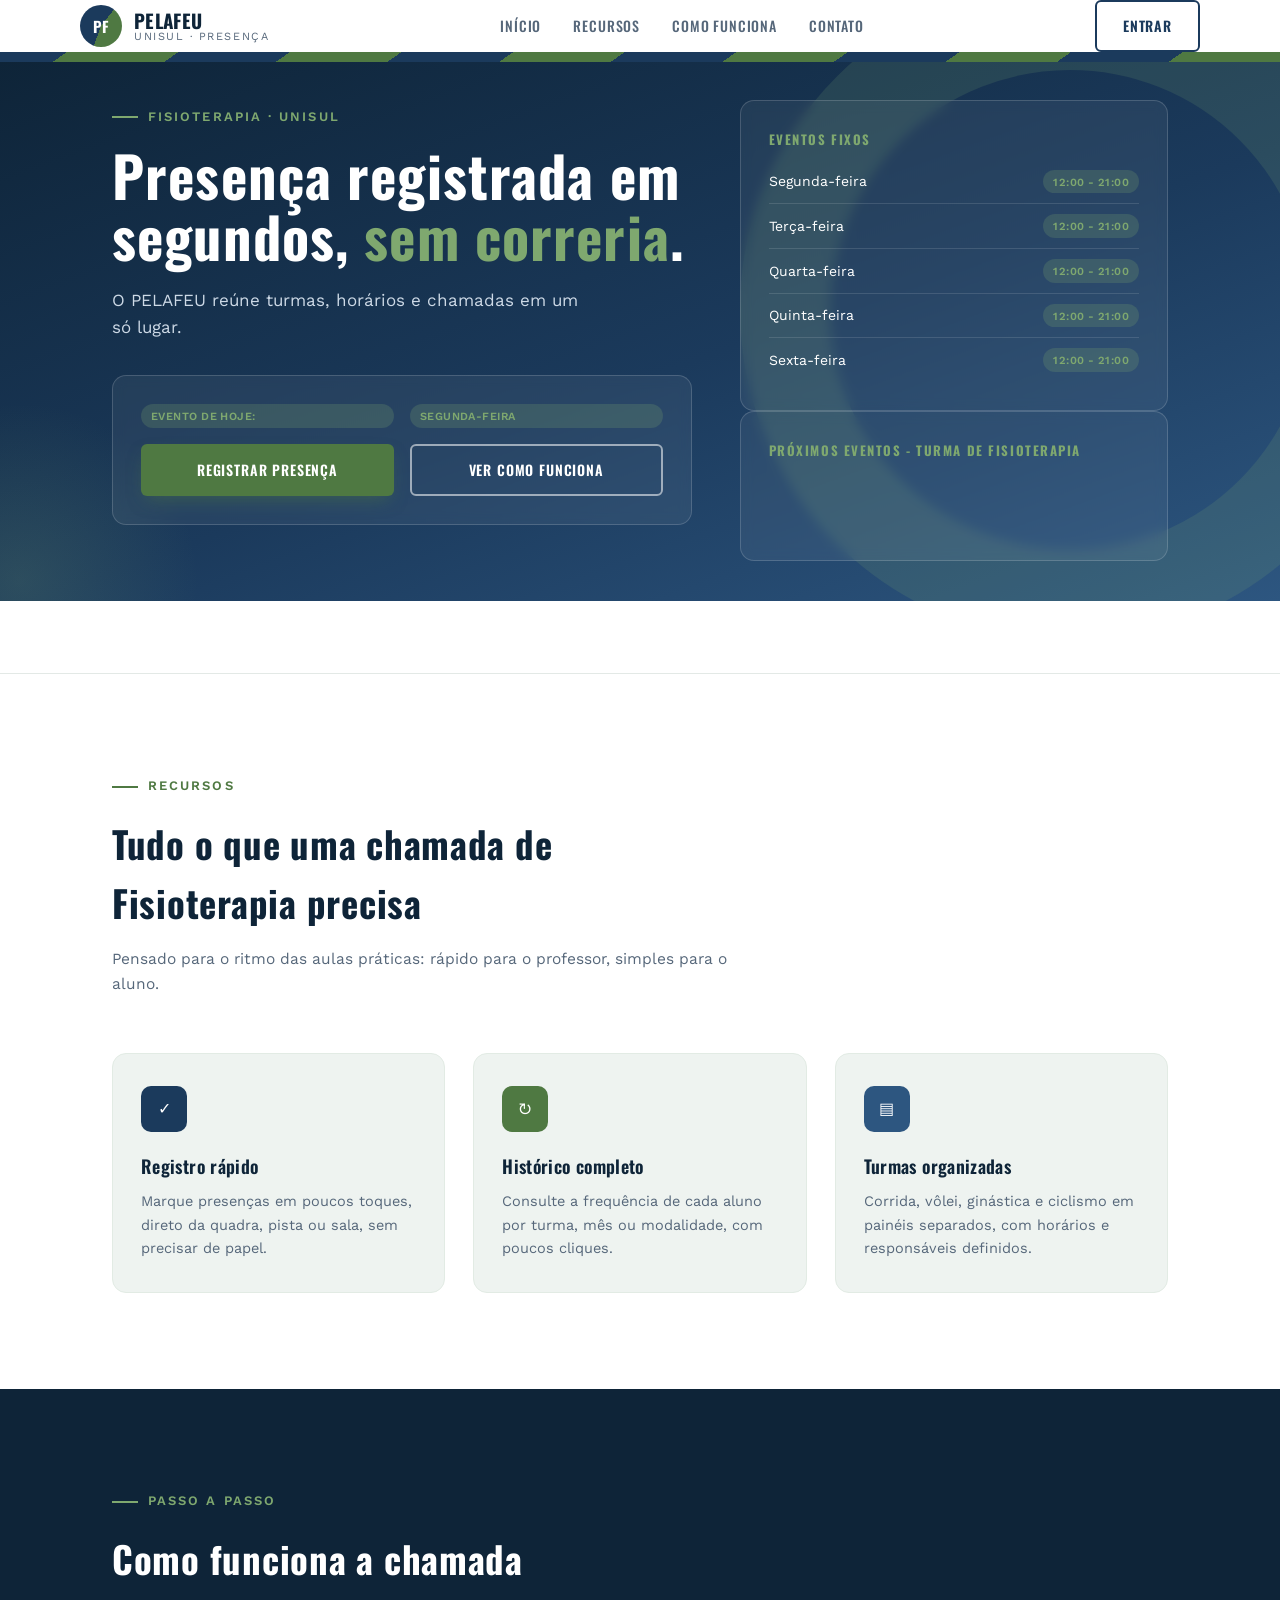
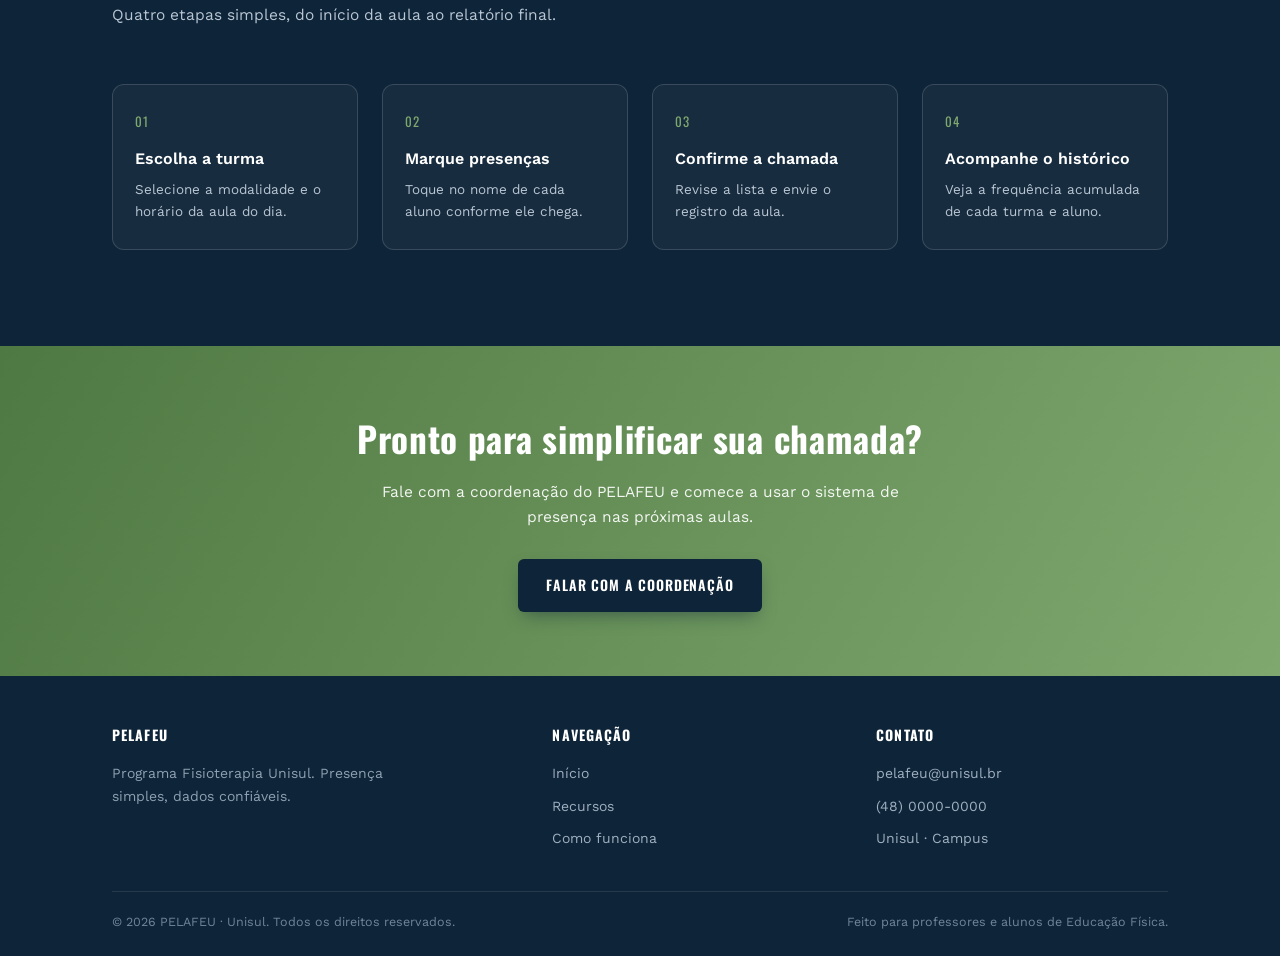
<file: src/main/resources/html/index.html>
<!DOCTYPE html>
<html lang="pt-BR">
<head>
<meta charset="UTF-8">
<meta name="viewport" content="width=device-width, initial-scale=1.0">
<title>PELAFEU · Lista de Presença</title>
<link rel="preconnect" href="https://fonts.googleapis.com">
<link rel="preconnect" href="https://fonts.gstatic.com" crossorigin>
<link href="https://fonts.googleapis.com/css2?family=Oswald:wght@400;500;600;700&family=Work+Sans:wght@400;500;600&display=swap" rel="stylesheet">
<link rel="stylesheet" href="/src/main/resources/css/index.css">
</head>
<body>

  <header>
    <div class="header-inner">
      <div class="brand">
        <div class="brand-mark">PF</div>
        <div class="brand-text">
          <strong>PELAFEU</strong>
          <span>Unisul · Presença</span>
        </div>
      </div>
      <nav class="nav">
        <a href="#inicio">Início</a>
        <a href="#recursos">Recursos</a>
        <a href="#como-funciona">Como funciona</a>
        <a href="#contato">Contato</a>
      </nav>
      <a href="#" class="btn btn-outline">Entrar</a>
    </div>
    <div class="lanes"></div>
  </header>

  <section class="hero" id="inicio">
        <div class="container hero-inner">
        <div>
            <span class="eyebrow">Fisioterapia · Unisul</span>
            <h1>Presença registrada em segundos, <em>sem correria</em>.</h1>
            <p class="lead">O PELAFEU reúne turmas, horários e chamadas em um só lugar.</p>
            <!--Marcação da data do evento á confirmar-->
            
            <div class="hero-actions">
                <span class="pill pill-ok">Evento de hoje: </span> 
                <span class="pill pill-ok">Segunda-feira</span> 
            <a href="#" class="btn btn-primary">Registrar presença</a>
            <a href="#recursos" class="btn btn-ghost">Ver como funciona</a>
            </div>
        </div>

        <div id="hero-card-eventos">

            <div class="hero-card">
                <h3>Eventos fixos</h3>
                    <div class="mini-row">
                        <span>Segunda-feira</span>
                        <span class="pill pill-ok">12:00 - 21:00</span>
                </div>
                <div class="mini-row">
                        <span>Terça-feira</span>
                        <span class="pill pill-ok">12:00 - 21:00</span>
                </div>
                <div class="mini-row">
                        <span>Quarta-feira</span>
                        <span class="pill pill-ok">12:00 - 21:00</span>
                </div>
                <div class="mini-row">
                        <span>Quinta-feira</span>
                        <span class="pill pill-ok">12:00 - 21:00</span>
                </div>
                <div class="mini-row">
                        <span>Sexta-feira</span>
                        <span class="pill pill-ok">12:00 - 21:00</span>
                </div>
            </div>
        
            <!--Espelho dos eventos extras criados-->
            <div class="hero-card" id="novos-eventos">
                <h3>Próximos eventos - Turma de Fisioterapia</h3>
                
            </div>
        </div>

    </div>
  </section>

  <section class="stats">
    <div class="container stats-inner">
      
    </div>
  </section>

  <section class="section" id="recursos">
    <div class="container">
      <div class="section-head">
        <span class="eyebrow">Recursos</span>
        <h2>Tudo o que uma chamada de Fisioterapia precisa</h2>
        <p>Pensado para o ritmo das aulas práticas: rápido para o professor, simples para o aluno.</p>
      </div>
      <div class="grid-3">
        <div class="feature">
          <div class="feature-icon">✓</div>
          <h3>Registro rápido</h3>
          <p>Marque presenças em poucos toques, direto da quadra, pista ou sala, sem precisar de papel.</p>
        </div>
        <div class="feature">
          <div class="feature-icon">↻</div>
          <h3>Histórico completo</h3>
          <p>Consulte a frequência de cada aluno por turma, mês ou modalidade, com poucos cliques.</p>
        </div>
        <div class="feature">
          <div class="feature-icon">▤</div>
          <h3>Turmas organizadas</h3>
          <p>Corrida, vôlei, ginástica e ciclismo em painéis separados, com horários e responsáveis definidos.</p>
        </div>
      </div>
    </div>
  </section>

  <section class="how" id="como-funciona">
    <div class="container">
      <div class="section-head">
        <span class="eyebrow">Passo a passo</span>
        <h2>Como funciona a chamada</h2>
        <p>Quatro etapas simples, do início da aula ao relatório final.</p>
      </div>
      <div class="steps">
        <div class="step">
          <div class="step-index">01</div>
          <h4>Escolha a turma</h4>
          <p>Selecione a modalidade e o horário da aula do dia.</p>
        </div>
        <div class="step">
          <div class="step-index">02</div>
          <h4>Marque presenças</h4>
          <p>Toque no nome de cada aluno conforme ele chega.</p>
        </div>
        <div class="step">
          <div class="step-index">03</div>
          <h4>Confirme a chamada</h4>
          <p>Revise a lista e envie o registro da aula.</p>
        </div>
        <div class="step">
          <div class="step-index">04</div>
          <h4>Acompanhe o histórico</h4>
          <p>Veja a frequência acumulada de cada turma e aluno.</p>
        </div>
      </div>
    </div>
  </section>

  <section class="cta" id="contato">
    <div class="container">
      <h2>Pronto para simplificar sua chamada?</h2>
      <p>Fale com a coordenação do PELAFEU e comece a usar o sistema de presença nas próximas aulas.</p>
      <a href="#" class="btn btn-primary">Falar com a coordenação</a>
    </div>
  </section>

  <footer>
    <div class="container">
      <div class="footer-inner">
        <div class="footer-brand">
          <h4>PELAFEU</h4>
          <p>Programa Fisioterapia Unisul. Presença simples, dados confiáveis.</p>
        </div>
        <div>
          <h4>Navegação</h4>
          <ul>
            <li><a href="#inicio">Início</a></li>
            <li><a href="#recursos">Recursos</a></li>
            <li><a href="#como-funciona">Como funciona</a></li>
          </ul>
        </div>
        <div>
          <h4>Contato</h4>
          <ul>
            <li><a href="mailto:pelafeu@unisul.br">pelafeu@unisul.br</a></li>
            <li><a href="#">(48) 0000-0000</a></li>
            <li><a href="#">Unisul · Campus</a></li>
          </ul>
        </div>
      </div>
      <div class="footer-bottom">
        <span>© 2026 PELAFEU · Unisul. Todos os direitos reservados.</span>
        <span>Feito para professores e alunos de Educação Física.</span>
      </div>
    </div>
  </footer>

</body>
</html>
</file>
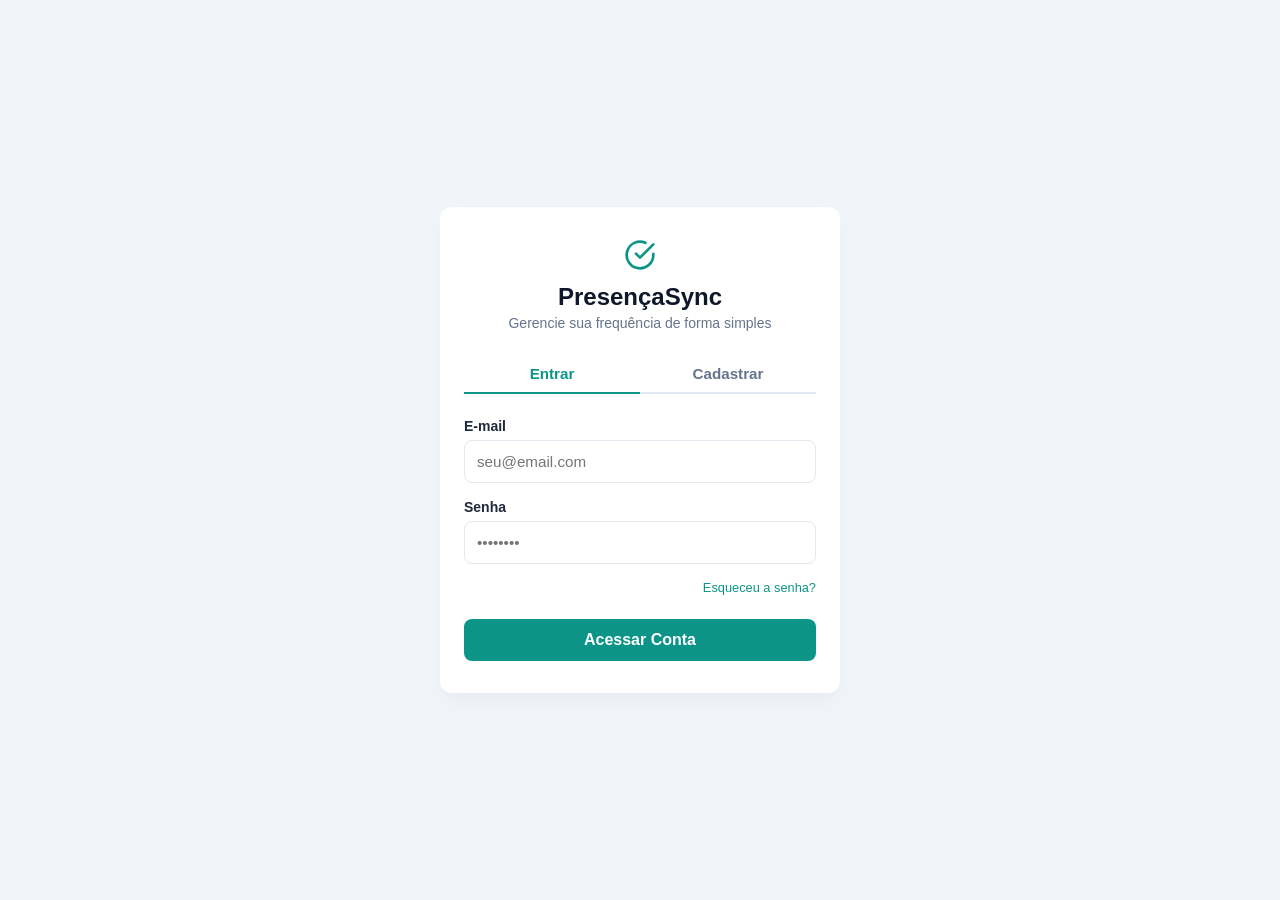
<file: src/main/resources/html/cadastro.html>
<!DOCTYPE html>
<html lang="pt-br">
<head>
    <meta charset="UTF-8">
    <meta name="viewport" content="width=device-width, initial-scale=1.0">
    <link rel="stylesheet" href="/src/main/resources/css/cadastro.css">
    <script src="/src/main/resources/js/cadastro.js"></script>
    <title>Document</title>
</head>
<body>
    
    <div class="container">
        <!-- Cabeçalho do Card -->
        <div class="card-header">
            <div class="logo">
                <svg xmlns="http://www.w3.org/2000/svg" width="32" height="32" viewBox="0 0 24 24" fill="none" stroke="currentColor" stroke-width="2" stroke-linecap="round" stroke-linejoin="round">
                    <path d="M22 11.08V12a10 10 0 1 1-5.93-9.14"></path>
                    <polyline points="22 4 12 14.01 9 11.01"></polyline>
                </svg>
            </div>
            <h2>PresençaSync</h2>
            <p>Gerencie sua frequência de forma simples</p>
        </div>

        <!-- Abas de Navegação -->
        <div class="tabs">
            <button class="tab-btn active" id="login-tab" type="button" onclick="switchTab('login')">Entrar</button>
            <button class="tab-btn" id="register-tab" type="button" onclick="switchTab('register')">Cadastrar</button>
        </div>

        <!-- Formulário de Login -->
        <form id="login-form" class="form-content active" onsubmit="fazerLogin(event)">
            <div class="input-group">
                <label for="login-email">E-mail</label>
                <input type="email" id="login-email" placeholder="seu@email.com" required>
            </div>

            <div class="input-group">
                <label for="login-password">Senha</label>
                <input type="password" id="login-password" placeholder="••••••••" required>
            </div>

            <div class="form-actions">
                <a href="#" class="forgot-password">Esqueceu a senha?</a>
            </div>

            <button class="submit-btn" id="logar">Acessar Conta</button>
        </form>

        <!-- Formulário de Cadastro -->
        <form id="register-form" class="form-content">
            <div class="input-group">
                <label for="register-name">Nome</label>
                <input type="text" id="register-name" placeholder="Seu nome completo" required>
        
                <label for="register-email">E-mail</label>
                <input type="email" id="register-email" placeholder="seu@email.com" required>
            </div>
        
            <div class="input-group">
                <label for="register-password">Senha</label>
                <input type="password" id="register-password" placeholder="••••••••" required>
            </div>
        
            <div class="input-group">
                <label for="confirm-password">Confirmar Senha</label>
                <input type="password" id="confirm-password" placeholder="••••••••" required>
            </div>
        
            <button type="submit" class="submit-btn">Criar Conta</button>
        </form>
    </div>

</body>
</html>
</file>
<file: src/main/resources/css/index.css>
:root{
    --navy: #1b3a5c;
    --navy-dark: #0e2438;
    --navy-soft: #2d5680;
    --green: #4f7942;
    --green-light: #7fa86f;
    --white: #ffffff;
    --mist: #eef3f0;
    --ink: #17222c;
    --ink-soft: #56677a;
    --lane-w: 64px;
  }

  *{ box-sizing: border-box; margin:0; padding:0; }

  html{ scroll-behavior: smooth; }

  body{
    font-family: 'Work Sans', sans-serif;
    color: var(--ink);
    background: var(--white);
    line-height: 1.6;
    -webkit-font-smoothing: antialiased;
  }

  h1, h2, h3, .brand, .btn, .nav a{
    font-family: 'Oswald', sans-serif;
    letter-spacing: 0.02em;
  }

  a{ color: inherit; text-decoration: none; }

  img{ max-width: 100%; display:block; }

  .container{
    width: 100%;
    max-width: 1120px;
    margin: 0 auto;
    padding: 0 32px;
  }

  /* ---------- HEADER ---------- */
  header{
    position: sticky;
    top: 0;
    z-index: 50;
    background: rgba(255,255,255,0.92);
    backdrop-filter: blur(8px);
    border-bottom: 1px solid #e3e9e6;
    height: 60px;
    align-items: center;
  }

  .header-inner{
    display: flex;
    align-items: center;
    justify-content: space-between;
    max-width: 1120px;
    margin: 0 auto;
  }

  .brand{
    display: flex;
    align-items: center;
    gap: 12px;
  }

  .brand-mark{
    width: 42px;
    height: 42px;
    border-radius: 50%;
    background: conic-gradient(from 200deg, var(--navy) 0 55%, var(--green) 55% 100%);
    display: grid;
    place-items: center;
    color: var(--white);
    font-weight: 700;
    font-size: 15px;
  }

  .brand-text{
    display: flex;
    flex-direction: column;
    line-height: 1.1;
  }

  .brand-text strong{
    font-size: 19px;
    font-weight: 700;
    color: var(--navy-dark);
  }

  .brand-text span{
    font-family: 'Work Sans', sans-serif;
    font-size: 11px;
    color: var(--ink-soft);
    letter-spacing: 0.14em;
    text-transform: uppercase;
  }

  .nav{
    display: flex;
    align-items: center;
    gap: 32px;
  }

  .nav a{
    font-size: 14px;
    font-weight: 500;
    color: var(--ink-soft);
    text-transform: uppercase;
    letter-spacing: 0.06em;
    position: relative;
    padding: 6px 0;
    transition: color .2s ease;
  }

  .nav a:hover, .nav a:focus-visible{ color: var(--navy); }

  .nav a::after{
    content: "";
    position: absolute;
    left: 0; bottom: -2px;
    width: 0; height: 2px;
    background: var(--green);
    transition: width .25s ease;
  }

  .nav a:hover::after{ width: 100%; }

  .header-cta{
    display: none;
  }

  .btn{
    display: inline-flex;
    align-items: center;
    justify-content: center;
    gap: 8px;
    padding: 13px 26px;
    font-size: 14px;
    font-weight: 600;
    text-transform: uppercase;
    letter-spacing: 0.06em;
    border-radius: 6px;
    border: 2px solid transparent;
    cursor: pointer;
    transition: transform .18s ease, box-shadow .18s ease, background .18s ease, color .18s ease;
  }

  .btn:hover{ transform: translateY(-2px); }

  .btn-primary{
    background: var(--green);
    color: var(--white);
    box-shadow: 0 8px 18px -6px rgba(79,121,66,0.55);
  }
  .btn-primary:hover{ background: var(--green-light); }

  .btn-outline{
    background: transparent;
    border-color: var(--navy);
    color: var(--navy);
    height: auto;
  }
  .btn-outline:hover{ background: var(--navy); color: var(--white); }

  .btn-ghost{
    background: transparent;
    color: var(--white);
    border-color: rgba(255,255,255,0.55);
  }
  .btn-ghost:hover{ background: rgba(255,255,255,0.14); border-color: var(--white); }

  /* ---------- LANE STRIPES (elemento assinatura) ---------- */
  .lanes{
    height: 10px;
    width: 100%;
    background: repeating-linear-gradient(
      -35deg,
      var(--green) 0 var(--lane-w),
      var(--navy) var(--lane-w) calc(var(--lane-w) * 2)
    );
  }

  /* ---------- HERO ---------- */
  .hero{
    position: relative;
    background: linear-gradient(160deg, var(--navy-dark) 0%, var(--navy) 55%, var(--navy-soft) 100%);
    color: var(--white);
    overflow: hidden;
    padding: 40px 0 40px;
  }

  .hero::before{
    content: "";
    position: absolute;
    right: -120px;
    top: -80px;
    width: 480px;
    height: 480px;
    border-radius: 50%;
    border: 90px solid rgba(127,168,111,0.16);
  }

  .hero::after{
    content: "";
    position: absolute;
    left: -160px;
    bottom: -160px;
    width: 360px;
    height: 360px;
    border-radius: 50%;
    background: radial-gradient(circle, rgba(127,168,111,0.18), transparent 70%);
  }

  .hero-inner{
    position: relative;
    z-index: 2;
    display: grid;
    grid-template-columns: 1.15fr 0.85fr;
    gap: 48px;
    align-items: stretch;
  }

  .eyebrow{
    display: inline-flex;
    align-items: center;
    gap: 10px;
    font-size: 13px;
    font-weight: 600;
    letter-spacing: 0.16em;
    text-transform: uppercase;
    color: var(--green-light);
    margin-bottom: 18px;
  }

  .eyebrow::before{
    content: "";
    width: 26px;
    height: 2px;
    background: var(--green-light);
  }

  .hero h1{
    font-size: clamp(2.4rem, 4.4vw, 3.6rem);
    font-weight: 700;
    line-height: 1.08;
    margin-bottom: 20px;
  }

  .hero h1 em{
    font-style: normal;
    color: var(--green-light);
  }

  .hero p.lead{
    font-family: 'Work Sans', sans-serif;
    font-size: 17px;
    color: #cdd9e6;
    max-width: 480px;
    margin-bottom: 34px;
  }

  .hero-actions{
    display: grid;
    grid-template-columns: 1fr 1fr; /* Cria 2 colunas iguais */
    gap: 16px;
    background: rgba(255,255,255,0.06);
    border: 1px solid rgba(255,255,255,0.16);
    border-radius: 14px;
    padding: 28px;
    backdrop-filter: blur(6px);
    height: 150px;
  }

  .hero-card{
    background: rgba(255,255,255,0.06);
    border: 1px solid rgba(255,255,255,0.16);
    border-radius: 14px;
    padding: 28px;
    backdrop-filter: blur(6px);
  }

  .hero-card h3{
    font-size: 13px;
    text-transform: uppercase;
    letter-spacing: 0.12em;
    color: var(--green-light);
    margin-bottom: 10px;
  }

  #hero-card-eventos{
    display: flex;
    flex-direction: column;
    justify-content: space-between;
  }

  #novos-eventos{
    height: 150px;
  }

  .mini-row{
    display: flex;
    align-items: center;
    justify-content: space-between;
    padding: 10px 0;
    border-bottom: 1px solid rgba(255,255,255,0.12);
    font-size: 14px;
  }
  .mini-row:last-child{ border-bottom: none; }

  .pill{
    font-size: 11px;
    font-weight: 600;
    padding: 4px 10px 2px;
    border-radius: 20px;
    text-transform: uppercase;
    letter-spacing: 0.04em;
  }
  .pill-ok{ background: rgba(127,168,111,0.22); color: var(--green-light); }
  .pill-wait{ background: rgba(255,255,255,0.14); color: #cdd9e6; }

  /* ---------- STATS BAND ---------- */
  .stats{
    background: var(--white);
    border-bottom: 1px solid #e3e9e6;
  }

  .stats-inner{
    display: grid;
    grid-template-columns: repeat(4, 1fr);
    padding: 36px 0;
    text-align: center;
  }

  .stats-inner div + div{ border-left: 1px solid #e6ece9; }

  .stat-num{
    font-family: 'Oswald', sans-serif;
    font-size: 30px;
    font-weight: 700;
    color: var(--navy);
  }

  .stat-label{
    font-size: 12.5px;
    color: var(--ink-soft);
    text-transform: uppercase;
    letter-spacing: 0.06em;
    margin-top: 4px;
  }

  /* ---------- FEATURES ---------- */
  .section{
    padding: 96px 0;
  }

  .section-head{
    max-width: 620px;
    margin-bottom: 56px;
  }

  .section-head .eyebrow{ color: var(--green); }
  .section-head .eyebrow::before{ background: var(--green); }

  .section-head h2{
    font-size: clamp(1.7rem, 3vw, 2.3rem);
    color: var(--navy-dark);
    font-weight: 700;
    margin-bottom: 14px;
  }

  .section-head p{
    color: var(--ink-soft);
    font-size: 15.5px;
  }

  .grid-3{
    display: grid;
    grid-template-columns: repeat(3, 1fr);
    gap: 28px;
  }

  .feature{
    background: var(--mist);
    border: 1px solid #e2ebe4;
    border-radius: 14px;
    padding: 32px 28px;
    transition: transform .2s ease, box-shadow .2s ease;
  }

  .feature:hover{
    transform: translateY(-4px);
    box-shadow: 0 16px 30px -18px rgba(27,58,92,0.35);
  }

  .feature-icon{
    width: 46px;
    height: 46px;
    border-radius: 10px;
    display: grid;
    place-items: center;
    margin-bottom: 20px;
    color: var(--white);
  }

  .feature:nth-child(1) .feature-icon{ background: var(--navy); }
  .feature:nth-child(2) .feature-icon{ background: var(--green); }
  .feature:nth-child(3) .feature-icon{ background: var(--navy-soft); }

  .feature h3{
    font-size: 18px;
    color: var(--navy-dark);
    margin-bottom: 10px;
    font-weight: 600;
  }

  .feature p{
    font-size: 14.5px;
    color: var(--ink-soft);
  }

  /* ---------- COMO FUNCIONA ---------- */
  .how{
    background: var(--navy-dark);
    color: var(--white);
    padding: 96px 0;
    position: relative;
  }

  .how .section-head .eyebrow{ color: var(--green-light); }
  .how .section-head .eyebrow::before{ background: var(--green-light); }
  .how .section-head h2{ color: var(--white); }
  .how .section-head p{ color: #b9c6d4; }

  .steps{
    display: grid;
    grid-template-columns: repeat(4, 1fr);
    gap: 24px;
  }

  .step{
    padding: 26px 22px;
    border: 1px solid rgba(255,255,255,0.14);
    border-radius: 12px;
    background: rgba(255,255,255,0.04);
  }

  .step-index{
    font-family: 'Oswald', sans-serif;
    font-size: 13px;
    color: var(--green-light);
    letter-spacing: 0.1em;
    margin-bottom: 14px;
  }

  .step h4{
    font-size: 16px;
    margin-bottom: 8px;
    font-weight: 600;
  }

  .step p{
    font-size: 13.5px;
    color: #b9c6d4;
  }

  /* ---------- CTA FINAL ---------- */
  .cta{
    background: linear-gradient(120deg, var(--green) 0%, var(--green-light) 100%);
    color: var(--white);
    padding: 64px 0;
    text-align: center;
  }

  .cta h2{
    font-size: clamp(1.6rem, 3vw, 2.2rem);
    margin-bottom: 14px;
    font-weight: 700;
  }

  .cta p{
    max-width: 520px;
    margin: 0 auto 30px;
    color: rgba(255,255,255,0.92);
    font-size: 15.5px;
  }

  .cta .btn-primary{
    background: var(--navy-dark);
    box-shadow: 0 8px 18px -6px rgba(14,36,56,0.5);
  }
  .cta .btn-primary:hover{ background: var(--navy); }

  /* ---------- FOOTER ---------- */
  footer{
    background: var(--navy-dark);
    color: #9fb0c0;
    padding: 48px 0 24px;
    font-size: 14px;
  }

  .footer-inner{
    display: grid;
    grid-template-columns: 1.4fr 1fr 1fr;
    gap: 32px;
    padding-bottom: 32px;
    border-bottom: 1px solid rgba(255,255,255,0.1);
  }

  .footer-inner h4{
    font-family: 'Oswald', sans-serif;
    color: var(--white);
    font-size: 14px;
    text-transform: uppercase;
    letter-spacing: 0.08em;
    margin-bottom: 16px;
  }

  .footer-inner ul{ list-style: none; }
  .footer-inner li{ margin-bottom: 10px; }
  .footer-inner a:hover{ color: var(--green-light); }

  .footer-brand p{
    max-width: 320px;
    margin-top: 12px;
    color: #8ea0b2;
  }

  .footer-bottom{
    display: flex;
    justify-content: space-between;
    align-items: center;
    flex-wrap: wrap;
    gap: 12px;
    padding-top: 20px;
    font-size: 12.5px;
    color: #71859a;
  }

  /* ---------- RESPONSIVE ---------- */
  @media (max-width: 860px){
    .nav{ display: none; }
    .hero-inner{ grid-template-columns: 1fr; }
    .stats-inner{ grid-template-columns: repeat(2, 1fr); gap: 24px 0; }
    .stats-inner div:nth-child(2){ border-left: 1px solid #e6ece9; }
    .stats-inner div:nth-child(3){ border-left: none; }
    .grid-3{ grid-template-columns: 1fr; }
    .steps{ grid-template-columns: repeat(2, 1fr); }
    .footer-inner{ grid-template-columns: 1fr; }
  }

  @media (prefers-reduced-motion: reduce){
    *{ transition: none !important; }
    html{ scroll-behavior: auto; }
  }
</file>
<file: src/main/resources/css/cadastro.css>
:root {
    --primary-color: #0f172a; /* Azul escuro corporativo */
    --accent-color: #0d9488;  /* Verde-azulado / Teal (indica confirmação/presença) */
    --accent-hover: #0f766e;
    --bg-color: #f1f5f9;      /* Fundo suave */
    --card-bg: #ffffff;
    --text-primary: #1e293b;
    --text-secondary: #64748b;
    --border-color: #e2e8f0;
}

* {
    margin: 0;
    padding: 0;
    box-sizing: border-box;
    font-family: 'Segoe UI', Tahoma, Geneva, Verdana, sans-serif;
}

body {
    background-color: var(--bg-color);
    display: flex;
    justify-content: center;
    align-items: center;
    min-height: 100vh;
    padding: 20px;
}

.container {
    background-color: var(--card-bg);
    width: 100%;
    max-width: 400px;
    padding: 32px 24px;
    border-radius: 12px;
    box-shadow: 0 10px 25px -5px rgba(0, 0, 0, 0.05), 0 8px 10px -6px rgba(0, 0, 0, 0.01);
}

.card-header {
    text-align: center;
    margin-bottom: 24px;
}

.logo {
    color: var(--accent-color);
    margin-bottom: 8px;
    display: inline-block;
}

.card-header h2 {
    color: var(--primary-color);
    font-size: 1.5rem;
    font-weight: 700;
}

.card-header p {
    color: var(--text-secondary);
    font-size: 0.875rem;
    margin-top: 4px;
}

/* Abas */
.tabs {
    display: flex;
    border-bottom: 2px solid var(--border-color);
    margin-bottom: 24px;
}

.tab-btn {
    flex: 1;
    padding: 10px;
    background: none;
    border: none;
    font-size: 0.95rem;
    font-weight: 600;
    color: var(--text-secondary);
    cursor: pointer;
    transition: all 0.3s ease;
    border-bottom: 2px solid transparent;
    margin-bottom: -2px;
}

.tab-btn.active {
    color: var(--accent-color);
    border-bottom-color: var(--accent-color);
}

/* Formulário */
.form-content {
    display: none;
    flex-direction: column;
    gap: 16px;
}

.form-content.active {
    display: flex;
}

.input-group {
    display: flex;
    flex-direction: column;
    gap: 6px;
}

.input-group label {
    font-size: 0.875rem;
    font-weight: 600;
    color: var(--text-primary);
}

.input-group input {
    padding: 12px;
    border: 1px solid var(--border-color);
    border-radius: 8px;
    font-size: 0.95rem;
    outline: none;
    transition: border-color 0.2s ease;
}

.input-group input:focus {
    border-color: var(--accent-color);
}

.form-actions {
    display: flex;
    justify-content: flex-end;
}

.forgot-password {
    font-size: 0.8rem;
    color: var(--accent-color);
    text-decoration: none;
}

.forgot-password:hover {
    text-decoration: underline;
}

.submit-btn {
    margin-top: 8px;
    padding: 12px;
    background-color: var(--accent-color);
    color: white;
    border: none;
    border-radius: 8px;
    font-size: 1rem;
    font-weight: 600;
    cursor: pointer;
    transition: background-color 0.2s ease;
}

.submit-btn:hover {
    background-color: var(--accent-hover);
}
</file>
